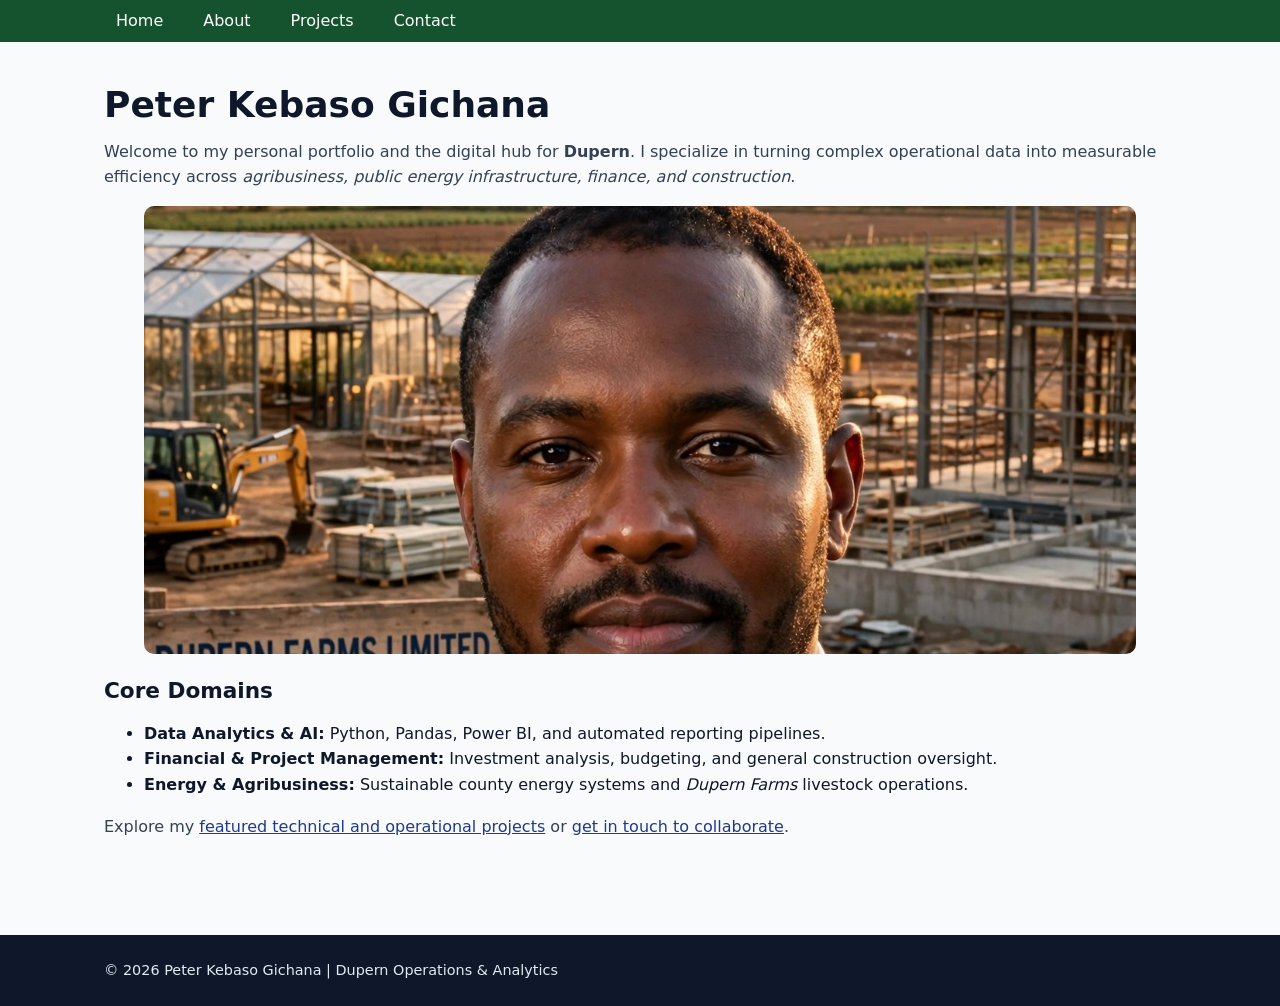
<file: index.html>
<!doctype html>
<html lang="en">
  <head>
    <meta charset="UTF-8" />
    <meta name="viewport" content="width=device-width, initial-scale=1.0" />
    <meta
      name="description"
      content="Personal portfolio of Peter Kebaso Gichana — bridging data analytics, AI, financial modeling, energy management, construction, and Dupern agricultural operations."
    />
    <title>
      Home | Peter Kebaso Gichana — Dupern &amp; Analytics Portfolio
    </title>
    <link rel="stylesheet" href="css/styles.css" />
  </head>
  <body>
    <header class="site-header">
      <div class="container">
        <nav class="main-nav" aria-label="Primary Navigation">
          <ul>
            <li><a href="index.html">Home</a></li>
            <li><a href="about.html">About</a></li>
            <li><a href="projects.html">Projects</a></li>
            <li><a href="contact.html">Contact</a></li>
          </ul>
        </nav>
      </div>
    </header>

    <main class="container page-section">
      <h1>Peter Kebaso Gichana</h1>
      <p>
        Welcome to my personal portfolio and the digital hub for
        <strong>Dupern</strong>. I specialize in turning complex operational
        data into measurable efficiency across
        <em
          >agribusiness, public energy infrastructure, finance, and
          construction</em
        >.
      </p>

      <figure>
        <img
          src="images/profile.jpg"
          alt="Peter Kebaso Gichana reviewing operational analytics and project plans"
          class="hero-image"
        />
      </figure>

      <h2>Core Domains</h2>
      <ul>
        <li>
          <strong>Data Analytics &amp; AI:</strong> Python, Pandas, Power BI,
          and automated reporting pipelines.
        </li>
        <li>
          <strong>Financial &amp; Project Management:</strong> Investment
          analysis, budgeting, and general construction oversight.
        </li>
        <li>
          <strong>Energy &amp; Agribusiness:</strong> Sustainable county energy
          systems and <em>Dupern Farms</em> livestock operations.
        </li>
      </ul>

      <p>
        Explore my
        <a href="projects.html">featured technical and operational projects</a>
        or <a href="contact.html">get in touch to collaborate</a>.
      </p>
    </main>

    <footer class="site-footer">
      <div class="container">
        <p>
          &copy; 2026 Peter Kebaso Gichana | Dupern Operations &amp; Analytics
        </p>
      </div>
    </footer>
  </body>
</html>
</file>
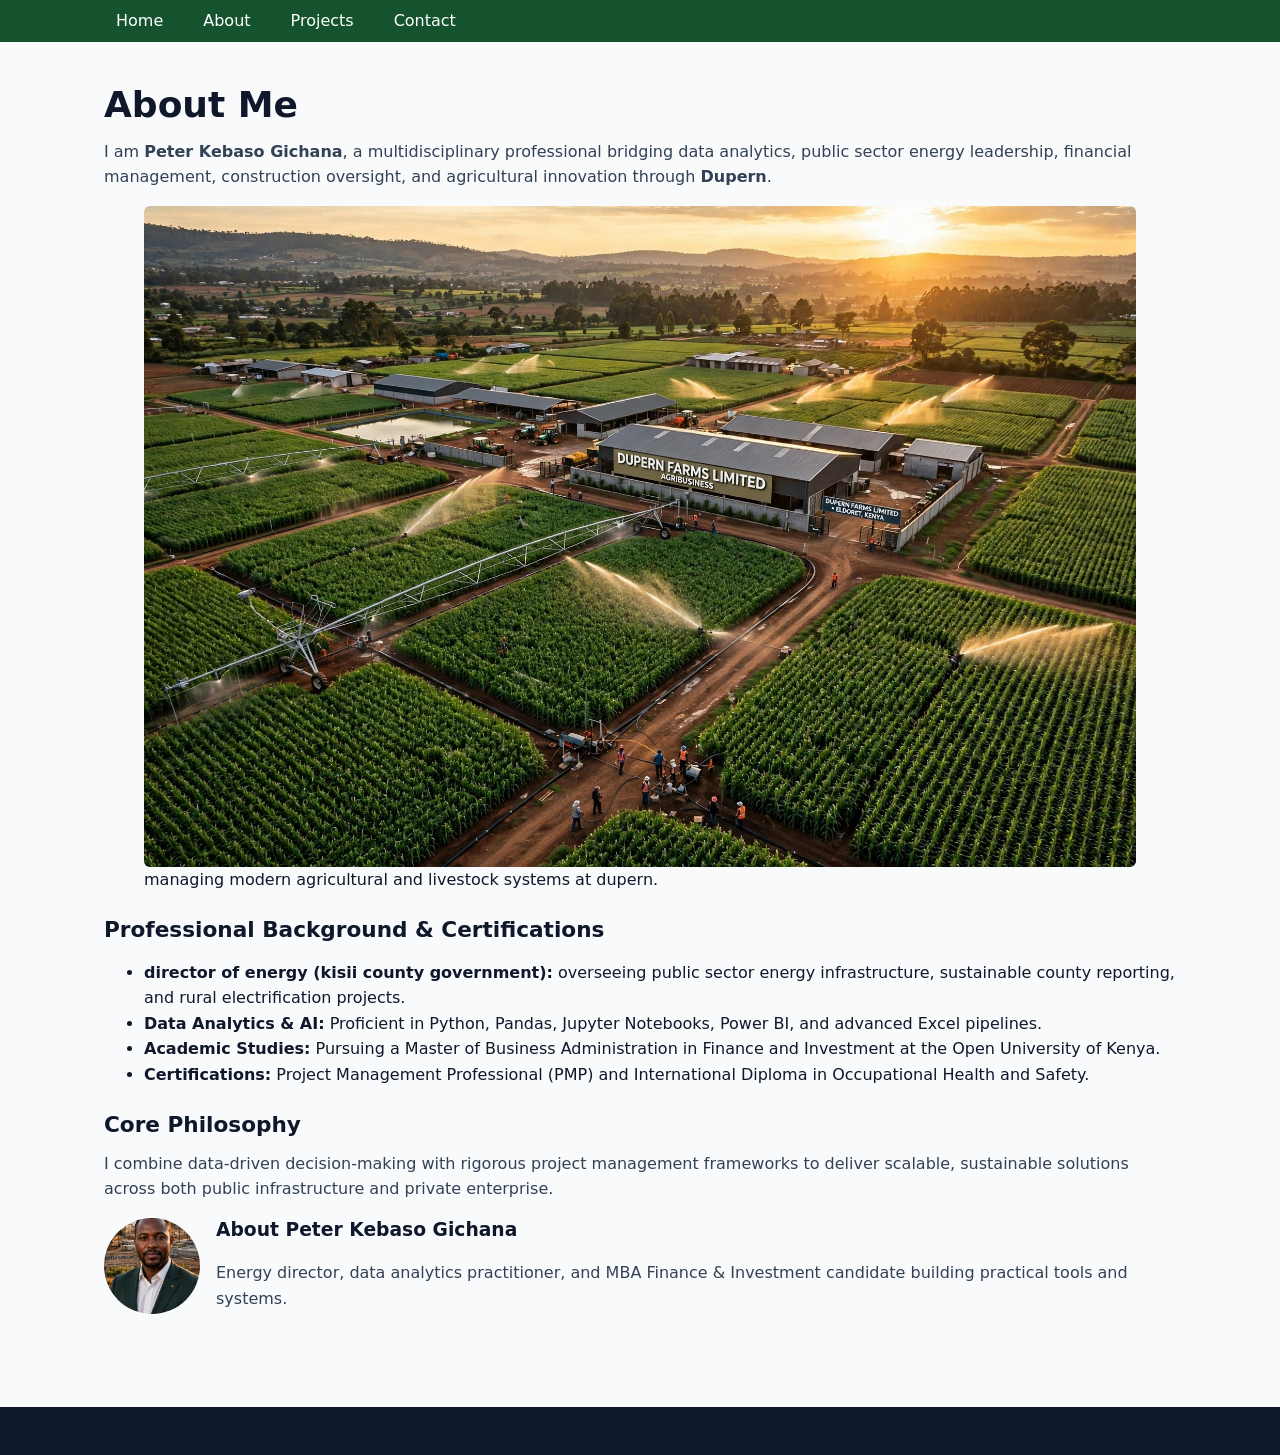
<file: about.html>
<!doctype html>
<html lang="en">
  <head>
    <meta charset="UTF-8" />
    <meta name="viewport" content="width=device-width, initial-scale=1.0" />
    <meta
      name="description"
      content="Professional background and expertise of Peter Kebaso Gichana across data analytics, public energy management, finance, and Dupern agribusiness."
    />
    <title>About | Peter Kebaso Gichana</title>
    <link rel="stylesheet" href="css/styles.css" />
  </head>
  <body>
    <header class="site-header">
      <div class="container">
        <nav class="site-nav" aria-label="Primary Navigation">
          <ul>
            <li><a href="index.html">Home</a></li>
            <li><a href="about.html">About</a></li>
            <li><a href="projects.html">Projects</a></li>
            <li><a href="contact.html">Contact</a></li>
          </ul>
        </nav>
      </div>
    </header>
    <main class="container page-section">
      <h1>About Me</h1>
      <p>
        I am <strong>Peter Kebaso Gichana</strong>, a multidisciplinary
        professional bridging data analytics, public sector energy leadership,
        financial management, construction oversight, and agricultural
        innovation through <strong>Dupern</strong>.
      </p>

      <figure class="profile-card">
        <img
          src="images/dupern-agri.jpg"
          alt="dupern agricultural operations and livestock management in kisii"
        />
        <figcaption>
          managing modern agricultural and livestock systems at dupern.
        </figcaption>
      </figure>

      <h2>Professional Background &amp; Certifications</h2>
      <ul>
        <li>
          <strong>director of energy (kisii county government):</strong>
          overseeing public sector energy infrastructure, sustainable county
          reporting, and rural electrification projects.
        </li>
        <li>
          <strong>Data Analytics &amp; AI:</strong> Proficient in Python,
          Pandas, Jupyter Notebooks, Power BI, and advanced Excel pipelines.
        </li>
        <li>
          <strong>Academic Studies:</strong> Pursuing a Master of Business
          Administration in Finance and Investment at the Open University of
          Kenya.
        </li>
        <li>
          <strong>Certifications:</strong> Project Management Professional (PMP)
          and International Diploma in Occupational Health and Safety.
        </li>
      </ul>

      <h2>Core Philosophy</h2>
      <p>
        I combine data-driven decision-making with rigorous project management
        frameworks to deliver scalable, sustainable solutions across both public
        infrastructure and private enterprise.
      </p>
      <div class="media">
        <img
          class="media__image"
          src="images/profile.jpg"
          alt="Peter Kebaso Gichana"
        />
        <div class="media__body">
          <h3>About Peter Kebaso Gichana</h3>
          <p>
            Energy director, data analytics practitioner, and MBA Finance &amp;
            Investment candidate building practical tools and systems.
          </p>
        </div>
      </div>
    </main>
    <footer class="site-footer"></footer>
  </body>
</html>
</file>
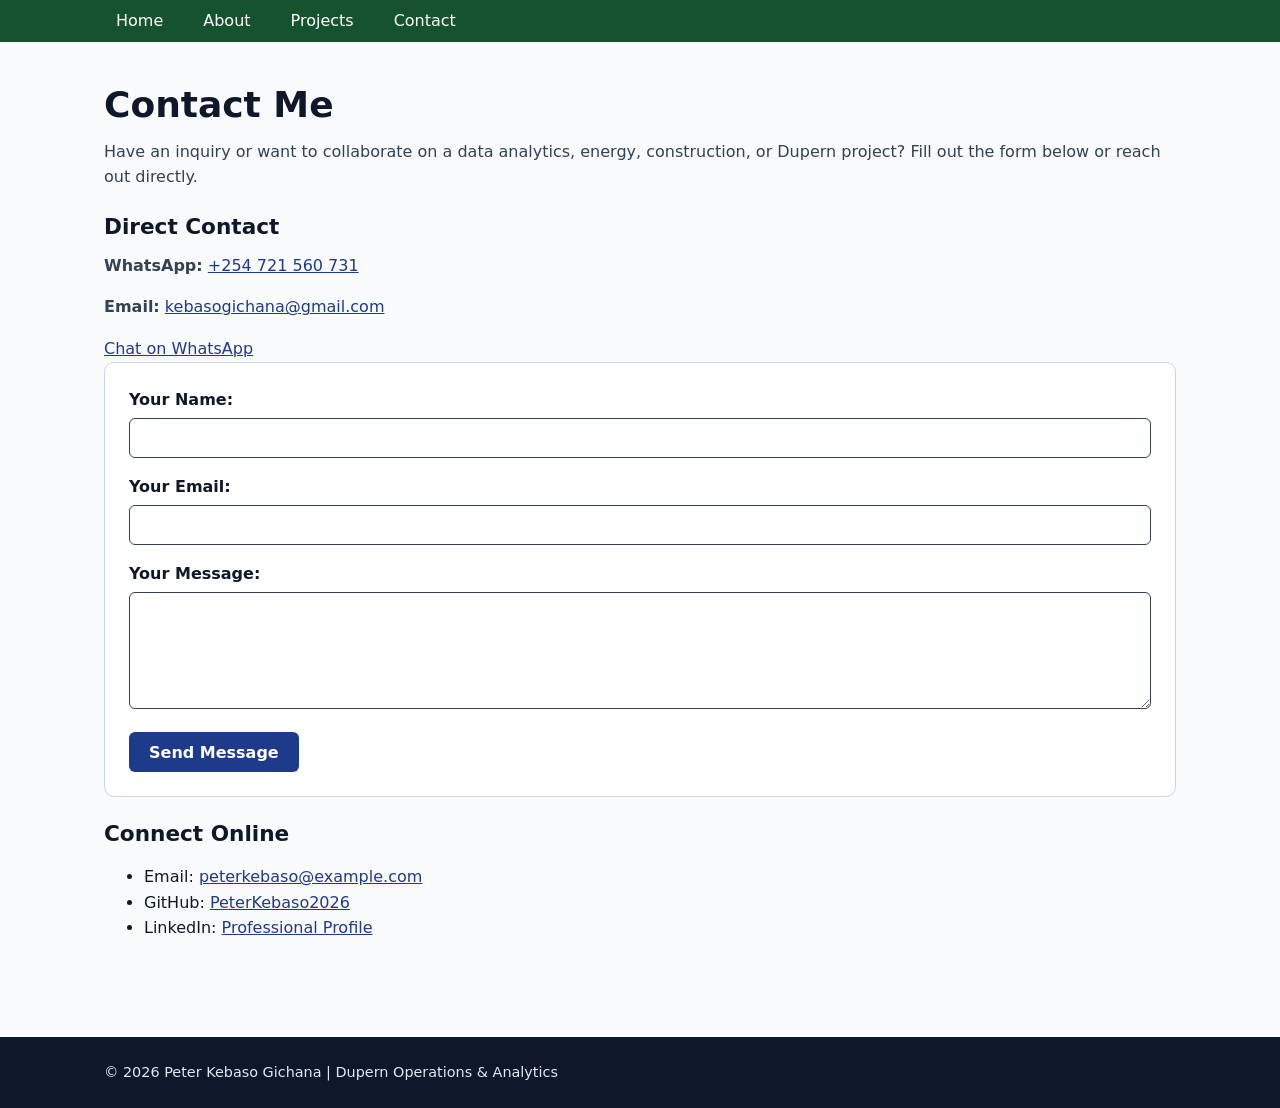
<file: contact.html>
<!doctype html>
<html lang="en">
  <head>
    <meta charset="UTF-8" />
    <meta name="viewport" content="width=device-width, initial-scale=1.0" />
    <meta
      name="description"
      content="Get in touch with Peter Kebaso Gichana for collaborations in data analytics, energy management, finance, and Dupern projects."
    />
    <title>Contact | Peter Kebaso Gichana</title>
  </head>
  <link rel="stylesheet" href="css/styles.css" />
  <body>
    <header class="site-header">
      <div class="container">
        <nav class="site-nav" aria-label="Primary Navigation">
          <ul>
            <li><a href="index.html">Home</a></li>
            <li><a href="about.html">About</a></li>
            <li><a href="projects.html">Projects</a></li>
            <li><a href="contact.html">Contact</a></li>
          </ul>
        </nav>
      </div>
    </header>

    <main class="container page-section">
      <h1>Contact Me</h1>
      <p>
        Have an inquiry or want to collaborate on a data analytics, energy,
        construction, or Dupern project? Fill out the form below or reach out
        directly.
      </p>

      <section class="contact-details">
        <h2>Direct Contact</h2>
        <p>
          <strong>WhatsApp:</strong>
          <a
            href="https://wa.me/254721560731?text=Hello%20Peter%2C%20I%20would%20like%20to%20connect%20regarding%20your%20portfolio."
            target="_blank"
            rel="noopener noreferrer"
          >
            +254 721 560 731
          </a>
        </p>
        <p>
          <strong>Email:</strong>
          <a href="mailto:kebasogichana@gmail.com">kebasogichana@gmail.com</a>
        </p>
        <a
          class="button"
          href="https://wa.me/254721560731"
          target="_blank"
          rel="noopener noreferrer"
        >
          Chat on WhatsApp
        </a>
      </section>

      <form action="#" method="POST">
        <div>
          <label for="name">Your Name:</label>
          <input type="text" id="name" name="name" required />
        </div>
        <div>
          <label for="email">Your Email:</label>
          <input type="email" id="email" name="email" required />
        </div>
        <div>
          <label for="message">Your Message:</label>
          <textarea id="message" name="message" rows="5" required></textarea>
        </div>
        <button type="submit">Send Message</button>
      </form>

      <h2>Connect Online</h2>
      <ul>
        <li>
          Email:
          <a href="mailto:peterkebaso@example.com">peterkebaso@example.com</a>
        </li>
        <li>
          GitHub:
          <a
            href="https://github.com/PeterKebaso2026"
            target="_blank"
            rel="noopener"
            >PeterKebaso2026</a
          >
        </li>
        <li>
          LinkedIn:
          <a href="https://linkedin.com" target="_blank" rel="noopener"
            >Professional Profile</a
          >
        </li>
      </ul>
    </main>

    <footer class="site-footer">
      <div class="container">
        <p>
          &copy; 2026 Peter Kebaso Gichana | Dupern Operations &amp; Analytics
        </p>
      </div>
    </footer>
  </body>
</html>
</file>
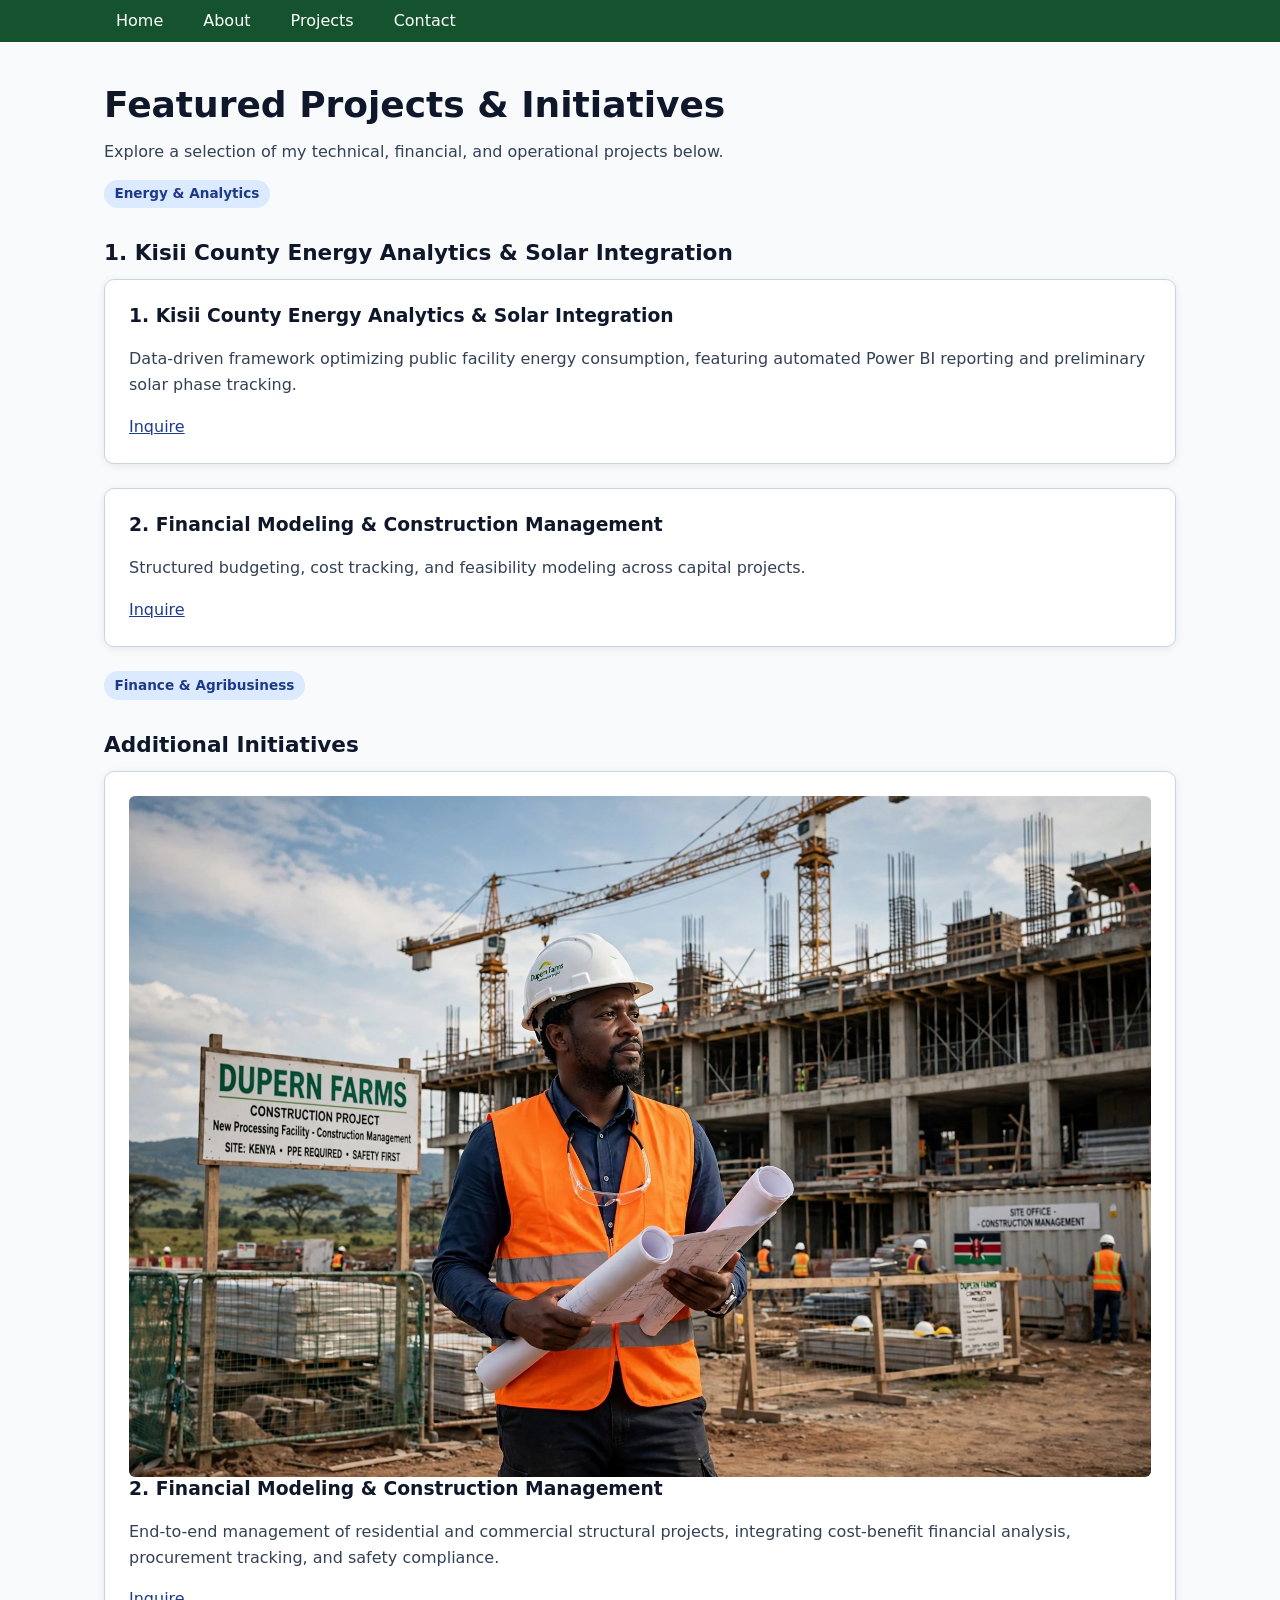
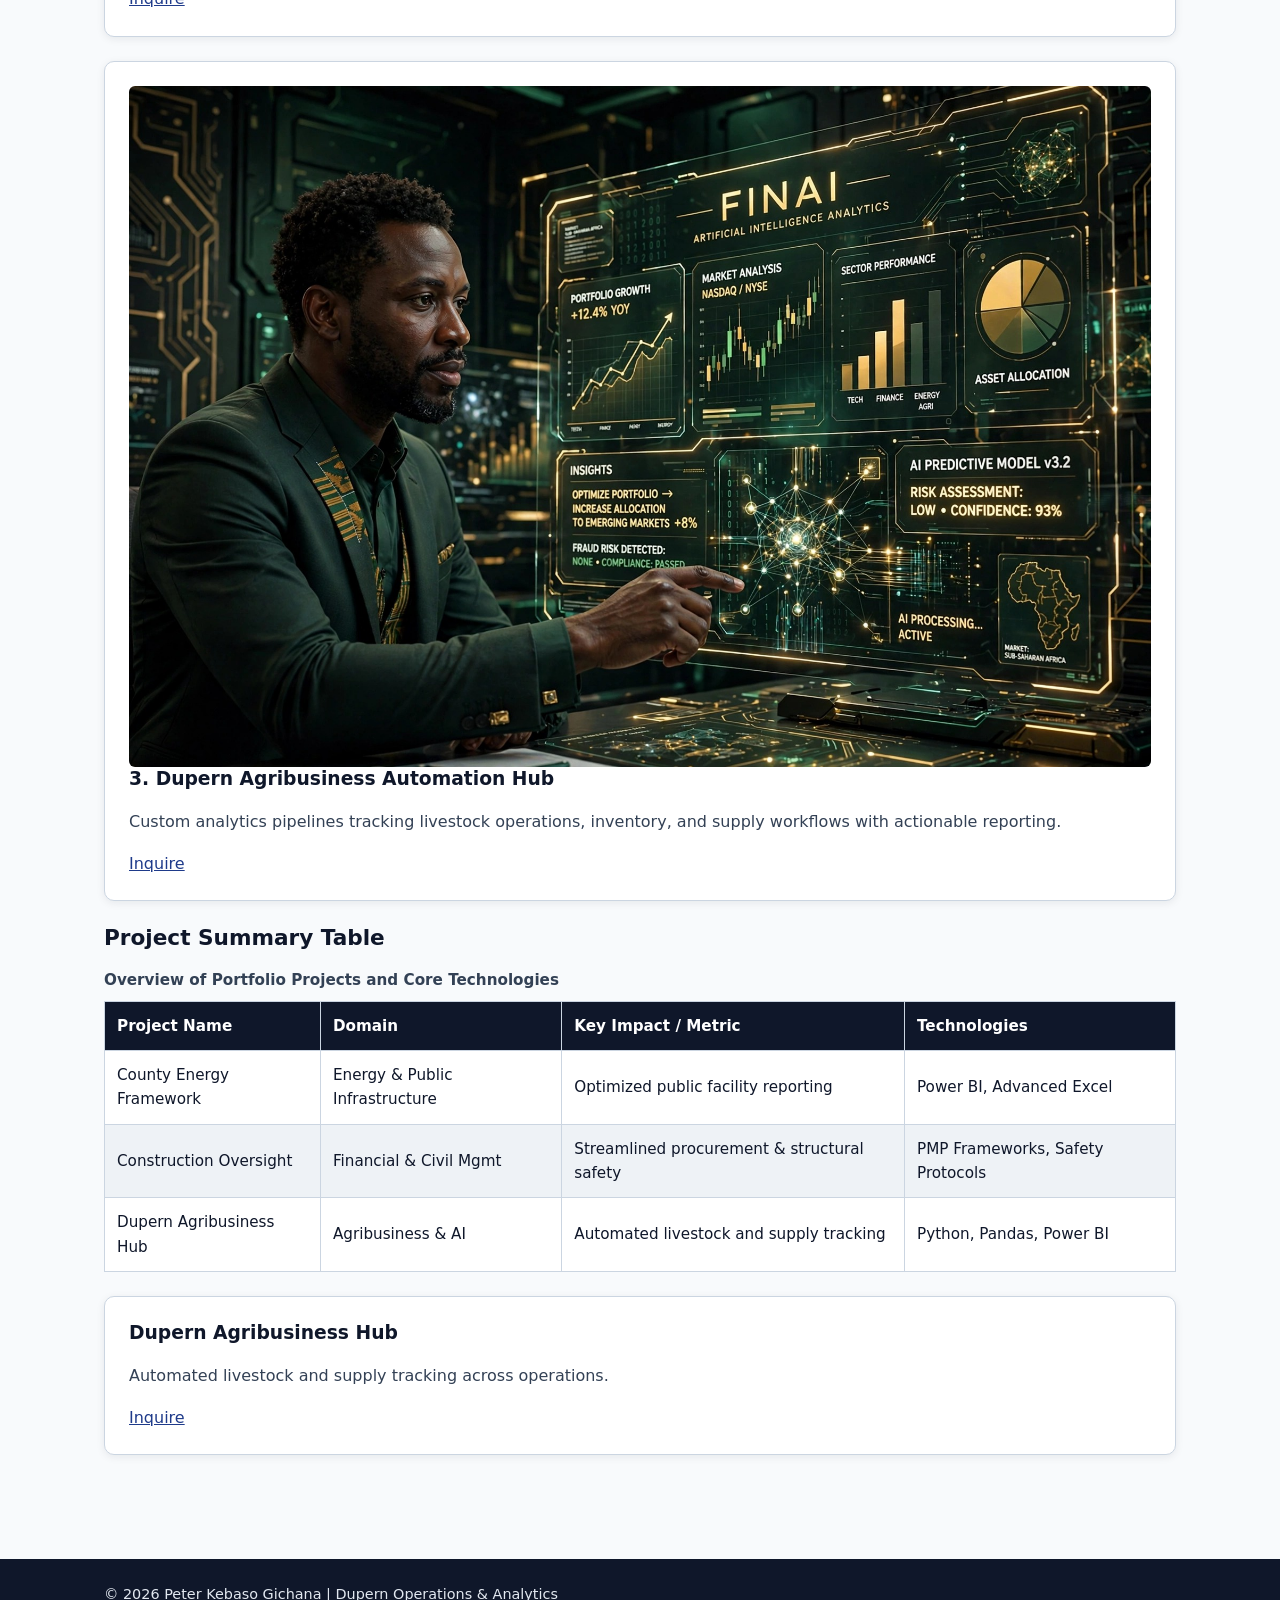
<file: projects.html>
<!doctype html>
<html lang="en">
  <head>
    <meta charset="UTF-8" />
    <meta name="viewport" content="width=device-width, initial-scale=1.0" />
    <meta
      name="description"
      content="Featured projects by Peter Kebaso Gichana spanning energy infrastructure, financial modeling, construction, and Dupern agribusiness analytics."
    />
    <title>Projects | Peter Kebaso Gichana</title>
    <link rel="stylesheet" href="css/styles.css" />
  </head>
  <body>
    <header class="site-header">
      <div class="container">
        <nav class="site-nav" aria-label="Primary Navigation">
          <ul>
            <li><a href="index.html">Home</a></li>
            <li><a href="about.html">About</a></li>
            <li><a href="projects.html">Projects</a></li>
            <li><a href="contact.html">Contact</a></li>
          </ul>
        </nav>
      </div>
    </header>
    <main class="container page-section">
      <h1>Featured Projects &amp; Initiatives</h1>
      <p>
        Explore a selection of my technical, financial, and operational projects
        below.
      </p>

      <section class="project-group">
        <span class="badge">Energy &amp; Analytics</span>
        <h2>1. Kisii County Energy Analytics &amp; Solar Integration</h2>

        <div class="project-grid">
          <article class="project-card">
            <h3>1. Kisii County Energy Analytics &amp; Solar Integration</h3>
            <p>
              Data-driven framework optimizing public facility energy
              consumption, featuring automated Power BI reporting and
              preliminary solar phase tracking.
            </p>
            <a class="button" href="contact.html">Inquire</a>
          </article>

          <article class="project-card">
            <h3>2. Financial Modeling &amp; Construction Management</h3>
            <p>
              Structured budgeting, cost tracking, and feasibility modeling
              across capital projects.
            </p>
            <a class="button" href="contact.html">Inquire</a>
          </article>
        </div>
      </section>

      <section class="project-group">
        <span class="badge">Finance &amp; Agribusiness</span>
        <h2>Additional Initiatives</h2>

        <div class="project-grid">
          <article class="project-card">
            <img
              src="images/construction-mgmt.jpg"
              alt="Architectural renderings and structural site development"
            />
            <h3>2. Financial Modeling &amp; Construction Management</h3>
            <p>
              End-to-end management of residential and commercial structural
              projects, integrating cost-benefit financial analysis, procurement
              tracking, and safety compliance.
            </p>
            <a class="button" href="contact.html">Inquire</a>
          </article>

          <article class="project-card">
            <img
              src="images/financial-ai.jpg"
              alt="Automated data pipelines and agricultural supply chain models"
            />
            <h3>3. Dupern Agribusiness Automation Hub</h3>
            <p>
              Custom analytics pipelines tracking livestock operations,
              inventory, and supply workflows with actionable reporting.
            </p>
            <a class="button" href="contact.html">Inquire</a>
          </article>
        </div>
      </section>

      <h2>Project Summary Table</h2>
      <table>
        <caption>
          Overview of Portfolio Projects and Core Technologies
        </caption>
        <thead>
          <tr>
            <th scope="col">Project Name</th>
            <th scope="col">Domain</th>
            <th scope="col">Key Impact / Metric</th>
            <th scope="col">Technologies</th>
          </tr>
        </thead>
        <tbody>
          <tr>
            <td>County Energy Framework</td>
            <td>Energy &amp; Public Infrastructure</td>
            <td>Optimized public facility reporting</td>
            <td>Power BI, Advanced Excel</td>
          </tr>
          <tr>
            <td>Construction Oversight</td>
            <td>Financial &amp; Civil Mgmt</td>
            <td>Streamlined procurement &amp; structural safety</td>
            <td>PMP Frameworks, Safety Protocols</td>
          </tr>
          <tr>
            <td>Dupern Agribusiness Hub</td>
            <td>Agribusiness &amp; AI</td>
            <td>Automated livestock and supply tracking</td>
            <td>Python, Pandas, Power BI</td>
          </tr>
        </tbody>
      </table>
      <div class="project-list">
        <article class="project-card">
          <h3>Dupern Agribusiness Hub</h3>
          <p>Automated livestock and supply tracking across operations.</p>
          <a class="button" href="contact.html">Inquire</a>
        </article>
      </div>
    </main>

    <footer class="site-footer">
      <div class="container">
        <p>
          &copy; 2026 Peter Kebaso Gichana | Dupern Operations &amp; Analytics
        </p>
      </div>
    </footer>
  </body>
</html>
</file>
<file: css/styles.css>
/* ==========================================================================
   Portfolio Stylesheet (Mobile-First)
   ========================================================================== */

:root {
  --bg-page: #f8fafc;
  --bg-surface: #ffffff;
  --bg-subtle: #eef2f6;
  --text-primary: #0f172a;
  --text-secondary: #334155;
  --accent-primary: #1e3a8a;
  --accent-primary-hover: #172554;
  --accent-badge-bg: #dbeafe;
  --accent-badge-text: #1e3a8a;
  --border-color: #cbd5e1;

  --font-sans:
    system-ui, -apple-system, BlinkMacSystemFont, "Segoe UI", Roboto, sans-serif;
  --container-max: 1120px;
  --space-xs: 0.5rem;
  --space-sm: 0.75rem;
  --space-md: 1rem;
  --space-lg: 1.5rem;
  --space-xl: 2.5rem;
  --radius-sm: 6px;
  --radius-md: 10px;
  --shadow-card: 0 2px 8px rgba(15, 23, 42, 0.08);
}

*,
*::before,
*::after {
  box-sizing: border-box;
}

body {
  margin: 0;
  font-family: var(--font-sans);
  font-size: 1rem;
  line-height: 1.6;
  color: var(--text-primary);
  background-color: var(--bg-page);
}

img {
  display: block;
  max-width: 100%;
  height: auto;
  border-radius: var(--radius-sm);
}

a {
  color: var(--accent-primary);
}

a:hover,
a:focus-visible {
  color: var(--accent-primary-hover);
}

/* Layout Containers & Sections */
.container {
  width: 100%;
  max-width: var(--container-max);
  margin-inline: auto;
  padding-inline: var(--space-md);
}

.page-section {
  padding-block: var(--space-lg);
}

/* Header & Navigation */
.site-header .container {
  display: flex;
  flex-wrap: wrap;
  justify-content: space-between;
  align-items: center;
  gap: var(--space-3, 0.75rem);
}

.site-nav ul {
  list-style: none;
  margin: 0;
  padding: 0;
  display: flex;
  flex-wrap: wrap;
  gap: var(--space-sm) var(--space-md);
}

.site-header {
  background-color: #0f172a;
  color: #ffffff;
}

.site-header {
  background-color: #14532d;
  color: #ffffff;
}

.main-nav ul {
  display: flex;
  flex-wrap: wrap;
  gap: var(--space-4, 1rem);
  list-style: none;
  margin: 0;
  padding: 0;
}

.site-header a,
.main-nav a,
.main-nav a:link,
.main-nav a:visited {
  display: block;
  padding: 0.5rem 0.75rem;
  color: #ffffff !important;
  text-decoration: none;
  border-radius: var(--radius-sm, 0.25rem);
  font-weight: 500;
}

.site-header a:hover,
.site-header a:focus-visible,
.main-nav a:hover,
.main-nav a:focus-visible {
  background-color: rgba(255, 255, 255, 0.16);
  color: #ffffff !important;
}
/* Typography Headings */
h1,
h2,
h3 {
  line-height: 1.25;
  color: var(--text-primary);
  margin-top: 0;
}

h1 {
  font-size: 1.75rem;
  margin-bottom: var(--space-sm);
}

h2 {
  font-size: 1.35rem;
  margin-top: var(--space-lg);
  margin-bottom: var(--space-sm);
}

p {
  margin-top: 0;
  margin-bottom: var(--space-md);
  color: var(--text-secondary);
}

/* Project Cards & Badges */
.project-card {
  background-color: var(--bg-surface);
  border: 1px solid var(--border-color);
  border-radius: var(--radius-md);
  padding: var(--space-md);
  margin-bottom: var(--space-lg);
  box-shadow: var(--shadow-card);
}

.badge {
  display: inline-block;
  background-color: var(--accent-badge-bg);
  color: var(--accent-badge-text);
  font-size: 0.85rem;
  font-weight: 700;
  padding: 0.2rem 0.65rem;
  border-radius: 999px;
  margin-bottom: var(--space-xs);
}

/* Summary Table */
table {
  width: 100%;
  border-collapse: collapse;
  background-color: var(--bg-surface);
  margin-top: var(--space-md);
  margin-bottom: var(--space-lg);
  font-size: 0.95rem;
}

caption {
  caption-side: top;
  text-align: left;
  font-weight: 600;
  color: var(--text-secondary);
  margin-bottom: var(--space-xs);
}

th,
td {
  text-align: left;
  padding: var(--space-sm);
  border: 1px solid var(--border-color);
}

thead th {
  background-color: var(--text-primary);
  color: #ffffff;
  font-weight: 600;
}

tbody tr:nth-child(even) {
  background-color: var(--bg-subtle);
}

/* Contact Form */
form {
  background-color: var(--bg-surface);
  border: 1px solid var(--border-color);
  border-radius: var(--radius-md);
  padding: var(--space-md);
  margin-bottom: var(--space-lg);
}

form > div {
  margin-bottom: var(--space-md);
}

label {
  display: block;
  font-weight: 600;
  margin-bottom: 0.35rem;
  color: var(--text-primary);
}

input[type="text"],
input[type="email"],
textarea {
  width: 100%;
  padding: 0.6rem 0.75rem;
  font-family: inherit;
  font-size: 1rem;
  color: var(--text-primary);
  background-color: #ffffff;
  border: 1px solid var(--text-secondary);
  border-radius: var(--radius-sm);
}

input[type="text"]:focus,
input[type="email"]:focus,
textarea:focus {
  outline: 2px solid var(--accent-primary);
  outline-offset: 1px;
}

button[type="submit"] {
  background-color: var(--accent-primary);
  color: #ffffff;
  font-family: inherit;
  font-size: 1rem;
  font-weight: 600;
  padding: 0.65rem 1.25rem;
  border: none;
  border-radius: var(--radius-sm);
  cursor: pointer;
}

button[type="submit"]:hover,
button[type="submit"]:focus-visible {
  background-color: var(--accent-primary-hover);
}

/* Footer */
.site-footer {
  background-color: var(--text-primary);
  color: #ffffff;
  padding-block: var(--space-lg);
  margin-top: var(--space-xl);
}

.site-footer p {
  margin: 0;
  color: #e2e8f0;
  font-size: 0.9rem;
}

/* Tablet & Desktop Enhancements */
@media (min-width: 768px) {
  .container {
    padding-inline: var(--space-lg);
  }

  .page-section {
    padding-block: var(--space-xl);
  }

  h1 {
    font-size: 2.25rem;
  }

  .project-card,
  form {
    padding: var(--space-lg);
  }
}
/* Sticky footer across pages */
body {
  display: flex;
  flex-direction: column;
  min-height: 100vh;
}

main {
  flex: 1;
}

/* Project cards with bottom-aligned buttons */
.project-list {
  display: flex;
  flex-wrap: wrap;
  gap: 1.5rem;
}

.project-card {
  background-color: var(--bg-surface);
  border: 1px solid var(--border-color);
  flex: 1 1 18rem;
  min-width: 0;
  display: flex;
  flex-direction: column;
}

.project-card p {
  overflow-wrap: anywhere;
}

.project-card .button {
  margin-top: auto;
  align-self: flex-start;
}
body {
  margin: 0;
  display: flex;
  flex-direction: column;
  min-height: 100vh;
}

.main-nav ul {
  display: flex;
  flex-wrap: wrap;
  gap: var(--space-4, 1rem);
  list-style: none;
  margin: 0;
  padding: 0;
}
.main-nav a {
  display: block;
  padding: 0.5rem 0.25rem;
}
.card__body {
  flex: 1;
  display: flex;
  flex-direction: column;
  gap: var(--space-2, 0.5rem);
  padding: var(--space-4, 1rem);
}
.card__body .button {
  margin-top: auto;
  align-self: flex-start;
}
.media {
  display: flex;
  align-items: flex-start;
  gap: var(--space-4, 1rem);
}

.media__image {
  flex: 0 0 6rem;
  width: 6rem;
  aspect-ratio: 1;
  object-fit: cover;
  border-radius: 50%;
}

.media__body {
  flex: 1;
  min-width: 0;
}
.hero-image {
  width: 100%;
  max-height: 28rem;
  object-fit: cover;
  object-position: 50% 20%;
  display: block;
  border-radius: var(--radius-md, 0.5rem);
}
</file>
